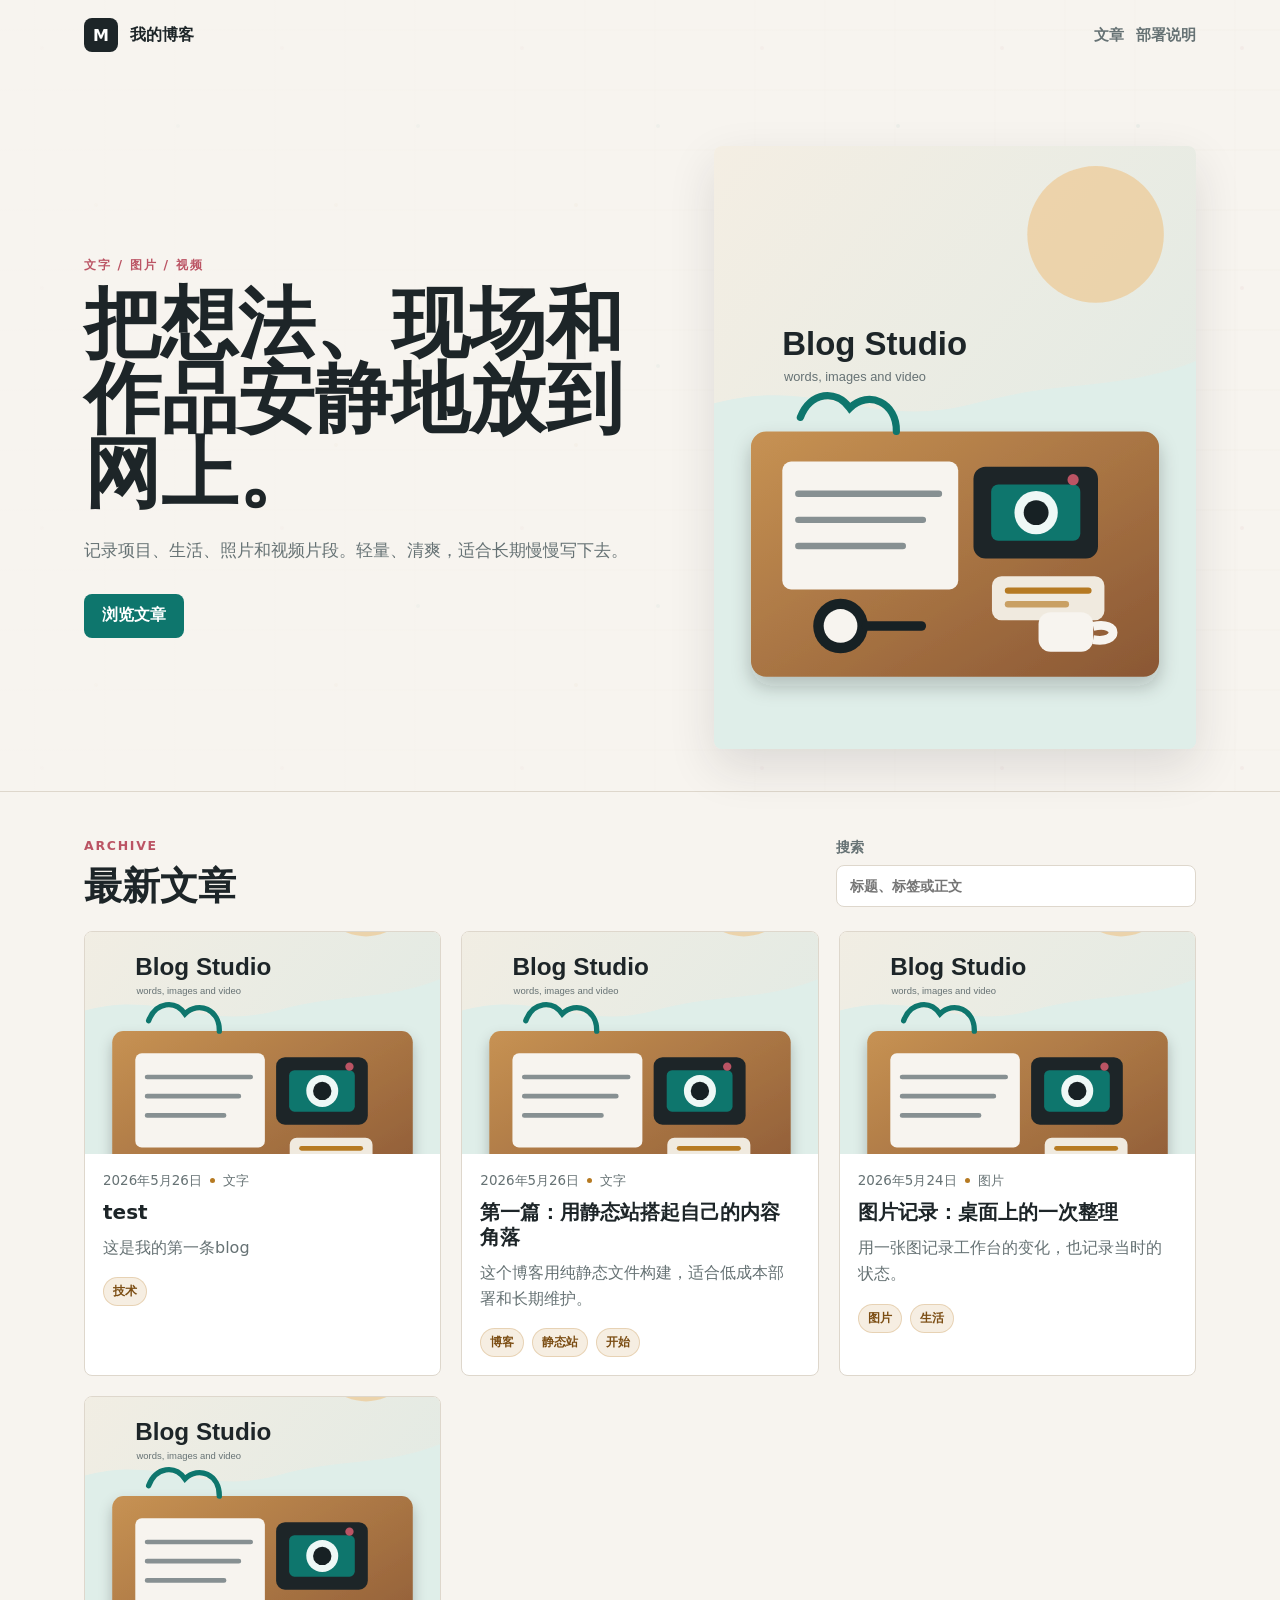
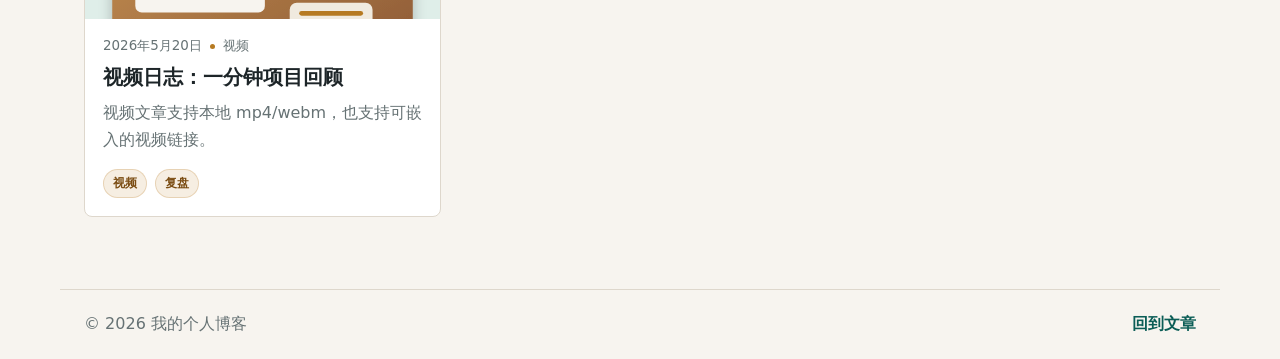
<file: index.html>
<!doctype html>
<html lang="zh-CN">
  <head>
    <meta charset="utf-8" />
    <meta name="viewport" content="width=device-width, initial-scale=1" />
    <meta
      name="description"
      content="一个低成本、易维护、易部署的个人博客，支持文字、图片和视频内容。"
    />
    <title>我的个人博客</title>
    <link rel="stylesheet" href="styles.css" />
  </head>
  <body>
    <header class="site-header">
      <nav class="nav" aria-label="主导航">
        <a class="brand" href="./index.html" aria-label="返回首页">
          <span class="brand-mark">M</span>
          <span>我的博客</span>
        </a>
        <div class="nav-actions">
          <a href="#posts">文章</a>
          <a href="./DEPLOY.md">部署说明</a>
        </div>
      </nav>

      <section class="hero">
        <div class="hero-copy">
          <p class="eyebrow">文字 / 图片 / 视频</p>
          <h1>把想法、现场和作品安静地放到网上。</h1>
          <p>
            记录项目、生活、照片和视频片段。轻量、清爽，适合长期慢慢写下去。
          </p>
          <div class="hero-actions">
            <a class="button primary" href="#posts">浏览文章</a>
          </div>
        </div>
        <figure class="hero-media" aria-label="博客内容预览">
          <img src="./public/uploads/studio-cover.svg" alt="桌面、相机和笔记本组成的创作空间" />
        </figure>
      </section>
    </header>

    <main>
      <section class="toolbar" aria-label="文章筛选">
        <div>
          <p class="eyebrow">Archive</p>
          <h2 id="posts">最新文章</h2>
        </div>
        <label class="search">
          <span>搜索</span>
          <input id="searchInput" type="search" placeholder="标题、标签或正文" />
        </label>
      </section>

      <section id="postGrid" class="post-grid" aria-live="polite"></section>
      <p id="emptyState" class="empty-state" hidden>没有找到匹配的文章。</p>
    </main>

    <template id="postTemplate">
      <article class="post-card">
        <a class="media-link" href="#">
          <img class="cover" alt="" />
        </a>
        <div class="post-body">
          <div class="post-meta">
            <time></time>
            <span class="dot"></span>
            <span class="type"></span>
          </div>
          <h3><a href="#"></a></h3>
          <p class="excerpt"></p>
          <div class="tags"></div>
        </div>
      </article>
    </template>

    <dialog id="postDialog" class="post-dialog">
      <button class="icon-button close-dialog" type="button" aria-label="关闭文章">×</button>
      <article class="post-detail">
        <div class="post-detail-media"></div>
        <div class="post-detail-content">
          <p class="post-detail-date"></p>
          <h2></h2>
          <div class="post-detail-tags"></div>
          <div class="post-detail-body"></div>
        </div>
      </article>
    </dialog>

    <footer class="site-footer">
      <p>© <span id="year"></span> 我的个人博客</p>
      <a href="#posts">回到文章</a>
    </footer>

    <script src="app.js"></script>
  </body>
</html>
</file>
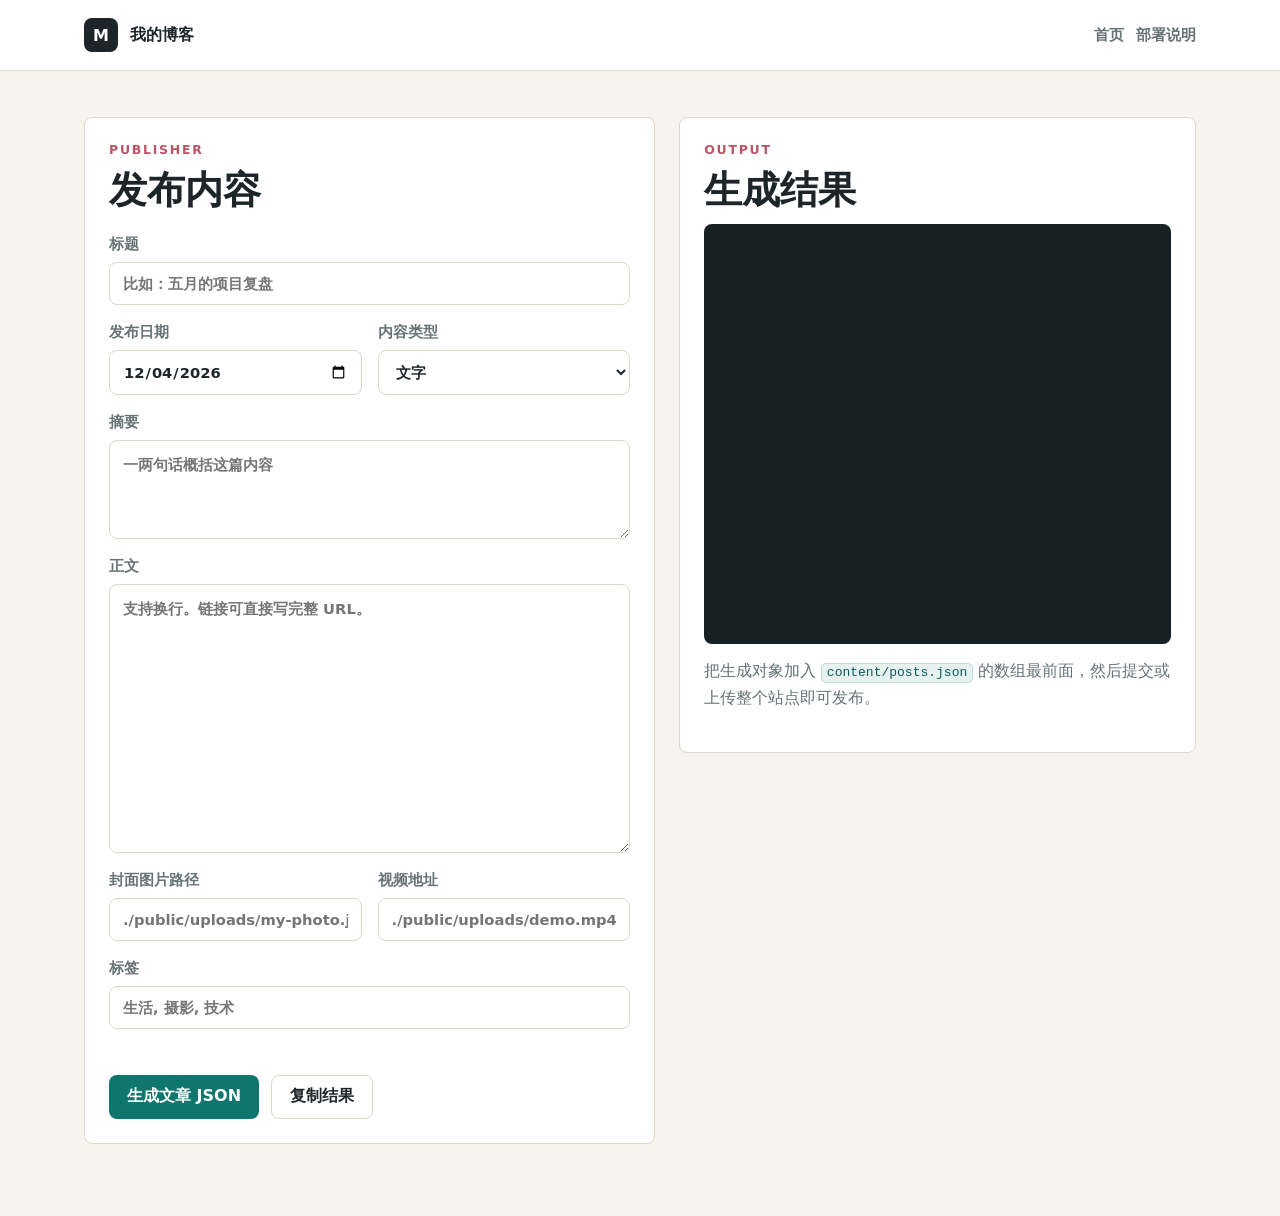
<file: admin.html>
<!doctype html>
<html lang="zh-CN">
  <head>
    <meta charset="utf-8" />
    <meta name="viewport" content="width=device-width, initial-scale=1" />
    <meta
      name="description"
      content="个人博客发布工具：生成可部署到静态站点的文章 JSON。"
    />
    <title>发布文章 - 我的个人博客</title>
    <link rel="stylesheet" href="styles.css" />
  </head>
  <body>
    <header class="site-header compact">
      <nav class="nav" aria-label="主导航">
        <a class="brand" href="./index.html" aria-label="返回首页">
          <span class="brand-mark">M</span>
          <span>我的博客</span>
        </a>
        <div class="nav-actions">
          <a href="./index.html">首页</a>
          <a href="./DEPLOY.md">部署说明</a>
        </div>
      </nav>
    </header>

    <main class="admin-layout">
      <section class="editor-panel" aria-labelledby="editorTitle">
        <div class="panel-heading">
          <p class="eyebrow">Publisher</p>
          <h1 id="editorTitle">发布内容</h1>
        </div>

        <form id="postForm" class="post-form">
          <label>
            标题
            <input name="title" required placeholder="比如：五月的项目复盘" />
          </label>

          <div class="form-row">
            <label>
              发布日期
              <input name="date" type="date" required />
            </label>
            <label>
              内容类型
              <select name="type">
                <option value="文字">文字</option>
                <option value="图片">图片</option>
                <option value="视频">视频</option>
              </select>
            </label>
          </div>

          <label>
            摘要
            <textarea name="excerpt" rows="3" required placeholder="一两句话概括这篇内容"></textarea>
          </label>

          <label>
            正文
            <textarea
              name="body"
              rows="10"
              required
              placeholder="支持换行。链接可直接写完整 URL。"
            ></textarea>
          </label>

          <div class="form-row">
            <label>
              封面图片路径
              <input name="cover" placeholder="./public/uploads/my-photo.jpg" />
            </label>
            <label>
              视频地址
              <input name="video" placeholder="./public/uploads/demo.mp4 或 YouTube/B站链接" />
            </label>
          </div>

          <label>
            标签
            <input name="tags" placeholder="生活, 摄影, 技术" />
          </label>

          <div class="editor-actions">
            <button class="button primary" type="submit">生成文章 JSON</button>
            <button class="button secondary" id="copyButton" type="button">复制结果</button>
          </div>
        </form>
      </section>

      <aside class="preview-panel" aria-labelledby="outputTitle">
        <div class="panel-heading">
          <p class="eyebrow">Output</p>
          <h2 id="outputTitle">生成结果</h2>
        </div>
        <pre id="jsonOutput" class="json-output" tabindex="0"></pre>
        <p class="hint">
          把生成对象加入 <code>content/posts.json</code> 的数组最前面，然后提交或上传整个站点即可发布。
        </p>
      </aside>
    </main>

    <script src="admin.js"></script>
  </body>
</html>
</file>
<file: styles.css>
:root {
  color-scheme: light;
  --bg: #f7f4ef;
  --surface: #ffffff;
  --surface-strong: #f0eadf;
  --ink: #1d2528;
  --muted: #667274;
  --line: #ded7cc;
  --accent: #0e766d;
  --accent-strong: #0b5d56;
  --rose: #bb5464;
  --gold: #b67a22;
  --shadow: 0 18px 48px rgba(29, 37, 40, 0.12);
  font-family:
    Inter, ui-sans-serif, system-ui, -apple-system, BlinkMacSystemFont, "Segoe UI",
    sans-serif;
}

* {
  box-sizing: border-box;
}

html {
  scroll-behavior: smooth;
}

body {
  margin: 0;
  background: var(--bg);
  color: var(--ink);
}

body,
input,
textarea,
select,
button {
  font: inherit;
}

a {
  color: inherit;
  text-decoration: none;
}

img,
video,
iframe {
  display: block;
  max-width: 100%;
}

button {
  border: 0;
}

.site-header {
  background:
    linear-gradient(90deg, rgba(247, 244, 239, 0.95), rgba(247, 244, 239, 0.72)),
    url("./public/uploads/paper-texture.svg");
  border-bottom: 1px solid var(--line);
}

.site-header.compact {
  background: var(--surface);
}

.nav {
  align-items: center;
  display: flex;
  gap: 24px;
  justify-content: space-between;
  margin: 0 auto;
  max-width: 1160px;
  padding: 18px 24px;
}

.brand,
.nav-actions {
  align-items: center;
  display: flex;
  gap: 12px;
}

.brand {
  font-weight: 800;
}

.brand-mark {
  align-items: center;
  background: var(--ink);
  border-radius: 8px;
  color: #fff;
  display: inline-flex;
  height: 34px;
  justify-content: center;
  width: 34px;
}

.nav-actions a {
  color: var(--muted);
  font-size: 0.95rem;
  font-weight: 650;
}

.nav-actions a:hover {
  color: var(--ink);
}

.hero {
  display: grid;
  gap: 42px;
  grid-template-columns: minmax(0, 1fr) minmax(320px, 0.82fr);
  margin: 0 auto;
  max-width: 1160px;
  min-height: 610px;
  padding: 76px 24px 42px;
}

.hero-copy {
  align-self: center;
}

.eyebrow {
  color: var(--rose);
  font-size: 0.78rem;
  font-weight: 800;
  letter-spacing: 0.14em;
  margin: 0 0 12px;
  text-transform: uppercase;
}

h1,
h2,
h3,
p {
  margin-top: 0;
}

h1 {
  font-size: clamp(2.45rem, 6vw, 5.4rem);
  letter-spacing: 0;
  line-height: 0.98;
  margin-bottom: 24px;
  max-width: 820px;
}

.hero-copy p:not(.eyebrow) {
  color: var(--muted);
  font-size: 1.06rem;
  line-height: 1.8;
  max-width: 660px;
}

code {
  background: rgba(14, 118, 109, 0.1);
  border: 1px solid rgba(14, 118, 109, 0.18);
  border-radius: 5px;
  color: var(--accent-strong);
  padding: 0.1em 0.35em;
}

.hero-actions,
.editor-actions {
  display: flex;
  flex-wrap: wrap;
  gap: 12px;
  margin-top: 28px;
}

.button {
  align-items: center;
  border-radius: 8px;
  cursor: pointer;
  display: inline-flex;
  font-weight: 800;
  justify-content: center;
  min-height: 44px;
  padding: 0 18px;
}

.button.primary {
  background: var(--accent);
  color: #fff;
}

.button.primary:hover {
  background: var(--accent-strong);
}

.button.secondary {
  background: var(--surface);
  border: 1px solid var(--line);
  color: var(--ink);
}

.hero-media {
  align-self: end;
  margin: 0;
}

.hero-media img {
  aspect-ratio: 4 / 5;
  border-radius: 8px;
  box-shadow: var(--shadow);
  height: auto;
  object-fit: cover;
  width: 100%;
}

main {
  margin: 0 auto;
  max-width: 1160px;
  padding: 46px 24px 72px;
}

.toolbar {
  align-items: end;
  display: flex;
  gap: 24px;
  justify-content: space-between;
  margin-bottom: 24px;
}

.toolbar h2,
.panel-heading h1,
.panel-heading h2 {
  font-size: clamp(1.55rem, 3vw, 2.4rem);
  letter-spacing: 0;
  line-height: 1.1;
  margin: 0;
}

.search {
  color: var(--muted);
  display: grid;
  font-size: 0.9rem;
  font-weight: 700;
  gap: 8px;
  min-width: min(360px, 100%);
}

input,
textarea,
select {
  background: var(--surface);
  border: 1px solid var(--line);
  border-radius: 8px;
  color: var(--ink);
  outline: 0;
  padding: 12px 13px;
  width: 100%;
}

textarea {
  line-height: 1.65;
  resize: vertical;
}

input:focus,
textarea:focus,
select:focus {
  border-color: var(--accent);
  box-shadow: 0 0 0 3px rgba(14, 118, 109, 0.12);
}

.post-grid {
  display: grid;
  gap: 20px;
  grid-template-columns: repeat(3, minmax(0, 1fr));
}

.post-card {
  background: var(--surface);
  border: 1px solid var(--line);
  border-radius: 8px;
  cursor: pointer;
  overflow: hidden;
  transition:
    transform 160ms ease,
    box-shadow 160ms ease;
}

.post-card:hover {
  box-shadow: var(--shadow);
  transform: translateY(-2px);
}

.cover {
  aspect-ratio: 16 / 10;
  background: var(--surface-strong);
  object-fit: cover;
  width: 100%;
}

.post-body {
  padding: 18px;
}

.post-meta {
  align-items: center;
  color: var(--muted);
  display: flex;
  flex-wrap: wrap;
  font-size: 0.84rem;
  gap: 8px;
  margin-bottom: 10px;
}

.dot {
  background: var(--gold);
  border-radius: 99px;
  height: 5px;
  width: 5px;
}

.post-card h3 {
  font-size: 1.25rem;
  letter-spacing: 0;
  line-height: 1.24;
  margin-bottom: 10px;
}

.excerpt {
  color: var(--muted);
  line-height: 1.65;
  margin-bottom: 16px;
}

.tags,
.post-detail-tags {
  display: flex;
  flex-wrap: wrap;
  gap: 8px;
}

.tags span,
.post-detail-tags span {
  background: rgba(182, 122, 34, 0.13);
  border: 1px solid rgba(182, 122, 34, 0.24);
  border-radius: 999px;
  color: #7b4d13;
  font-size: 0.78rem;
  font-weight: 800;
  padding: 5px 9px;
}

.empty-state {
  background: var(--surface);
  border: 1px dashed var(--line);
  border-radius: 8px;
  color: var(--muted);
  padding: 28px;
  text-align: center;
}

.site-footer {
  align-items: center;
  border-top: 1px solid var(--line);
  color: var(--muted);
  display: flex;
  justify-content: space-between;
  margin: 0 auto;
  max-width: 1160px;
  padding: 24px;
}

.site-footer p {
  margin: 0;
}

.site-footer a {
  color: var(--accent-strong);
  font-weight: 800;
}

.post-dialog {
  border: 0;
  border-radius: 8px;
  box-shadow: var(--shadow);
  max-height: min(860px, 92vh);
  max-width: min(980px, 92vw);
  overflow: auto;
  padding: 0;
}

.post-dialog::backdrop {
  background: rgba(29, 37, 40, 0.52);
}

.icon-button {
  align-items: center;
  background: var(--ink);
  border-radius: 999px;
  color: #fff;
  cursor: pointer;
  display: inline-flex;
  font-size: 1.45rem;
  height: 38px;
  justify-content: center;
  line-height: 1;
  position: sticky;
  top: 14px;
  width: 38px;
  z-index: 2;
}

.close-dialog {
  float: right;
  margin: 14px 14px 0 0;
}

.post-detail {
  background: var(--surface);
}

.post-detail-media img,
.post-detail-media video,
.post-detail-media iframe {
  aspect-ratio: 16 / 9;
  background: var(--ink);
  border: 0;
  object-fit: cover;
  width: 100%;
}

.post-detail-content {
  padding: 34px;
}

.post-detail-date {
  color: var(--rose);
  font-weight: 800;
  margin-bottom: 8px;
}

.post-detail h2 {
  font-size: clamp(1.8rem, 4vw, 3.2rem);
  letter-spacing: 0;
  line-height: 1.08;
  margin-bottom: 16px;
}

.post-detail-body {
  color: #334043;
  line-height: 1.85;
  margin-top: 26px;
}

.admin-layout {
  align-items: start;
  display: grid;
  gap: 24px;
  grid-template-columns: minmax(0, 1.05fr) minmax(320px, 0.95fr);
}

.editor-panel,
.preview-panel {
  background: var(--surface);
  border: 1px solid var(--line);
  border-radius: 8px;
  padding: 24px;
}

.post-form {
  display: grid;
  gap: 18px;
  margin-top: 24px;
}

.post-form label {
  color: var(--muted);
  display: grid;
  font-size: 0.92rem;
  font-weight: 800;
  gap: 8px;
}

.form-row {
  display: grid;
  gap: 16px;
  grid-template-columns: repeat(2, minmax(0, 1fr));
}

.json-output {
  background: #172124;
  border-radius: 8px;
  color: #e9f4ef;
  line-height: 1.55;
  min-height: 420px;
  overflow: auto;
  padding: 18px;
  white-space: pre-wrap;
}

.hint {
  color: var(--muted);
  line-height: 1.7;
}

@media (max-width: 860px) {
  .hero,
  .admin-layout {
    grid-template-columns: 1fr;
  }

  .hero {
    min-height: auto;
    padding-top: 44px;
  }

  .hero-media img {
    aspect-ratio: 16 / 10;
  }

  .toolbar {
    align-items: stretch;
    flex-direction: column;
  }

  .post-grid {
    grid-template-columns: repeat(2, minmax(0, 1fr));
  }
}

@media (max-width: 620px) {
  .nav,
  .site-footer {
    align-items: flex-start;
    flex-direction: column;
  }

  .nav-actions {
    flex-wrap: wrap;
  }

  .post-grid,
  .form-row {
    grid-template-columns: 1fr;
  }

  .post-detail-content,
  .editor-panel,
  .preview-panel {
    padding: 20px;
  }
}
</file>
